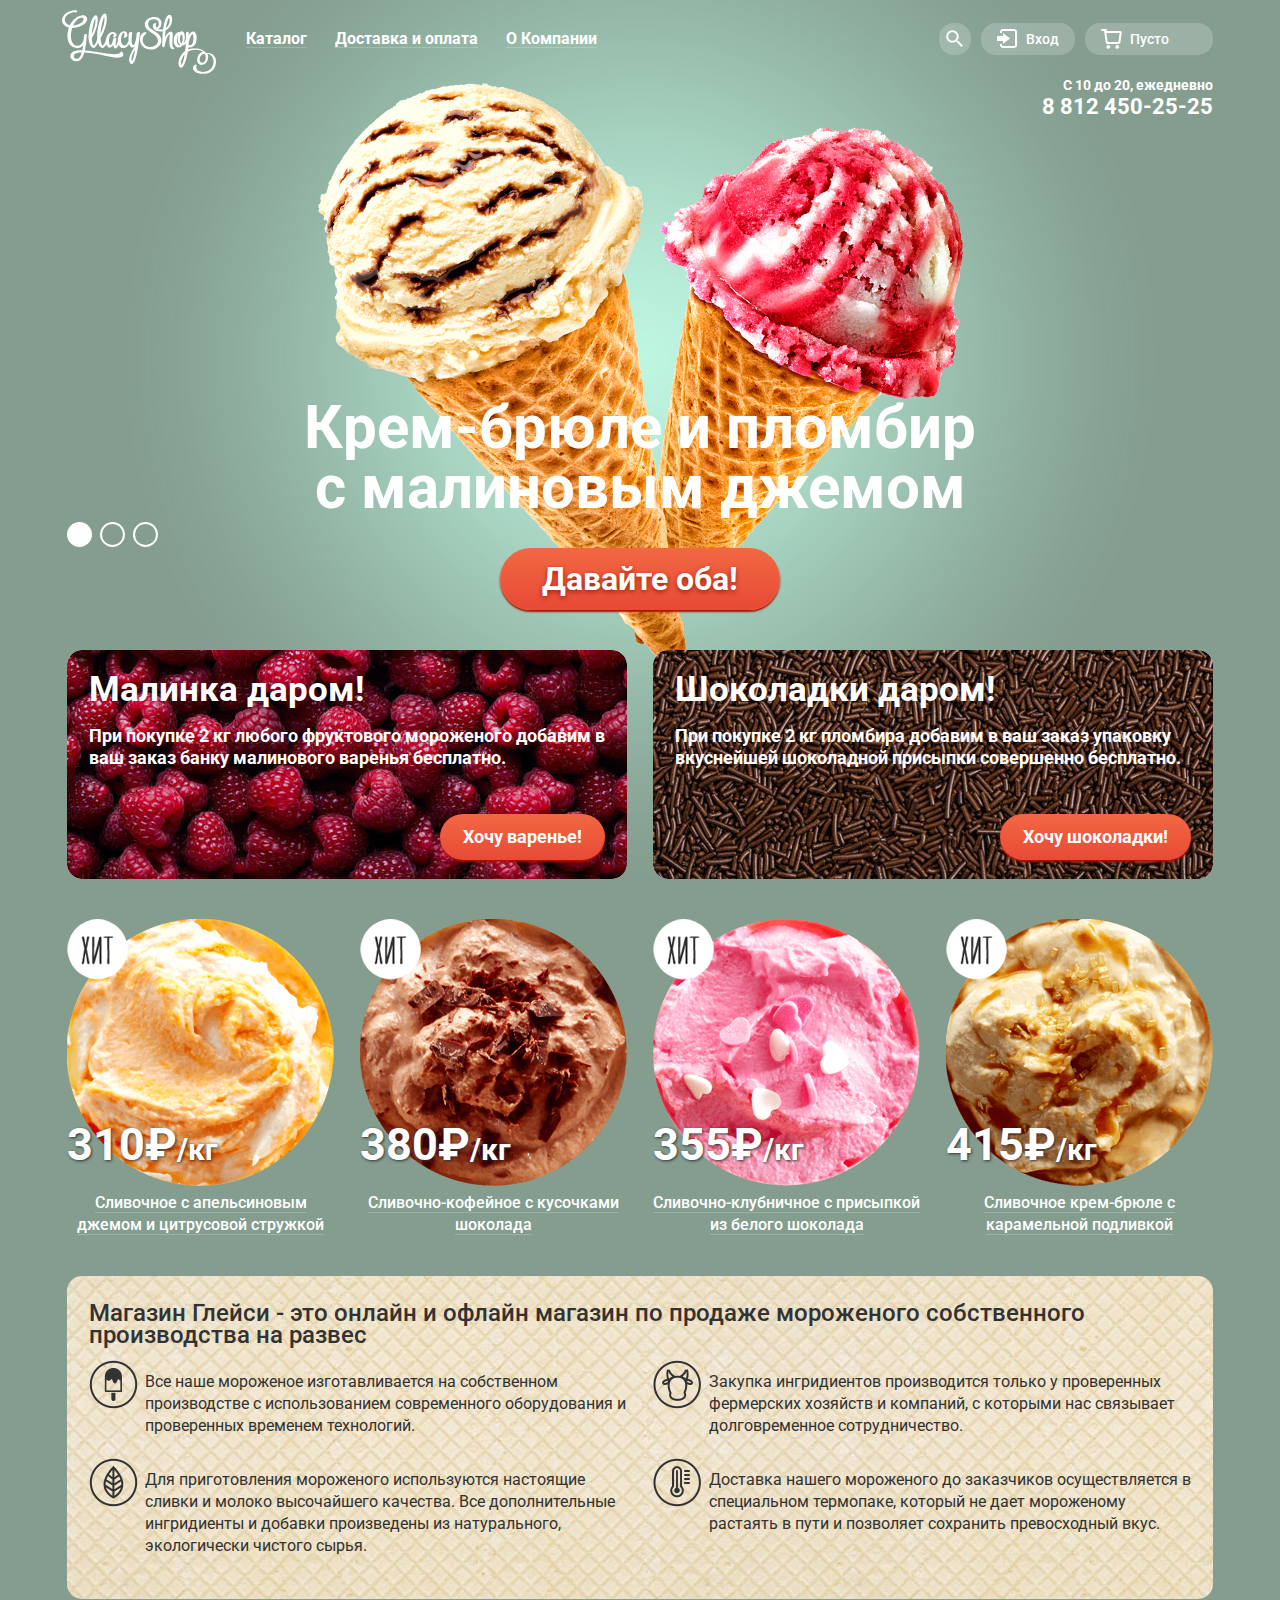
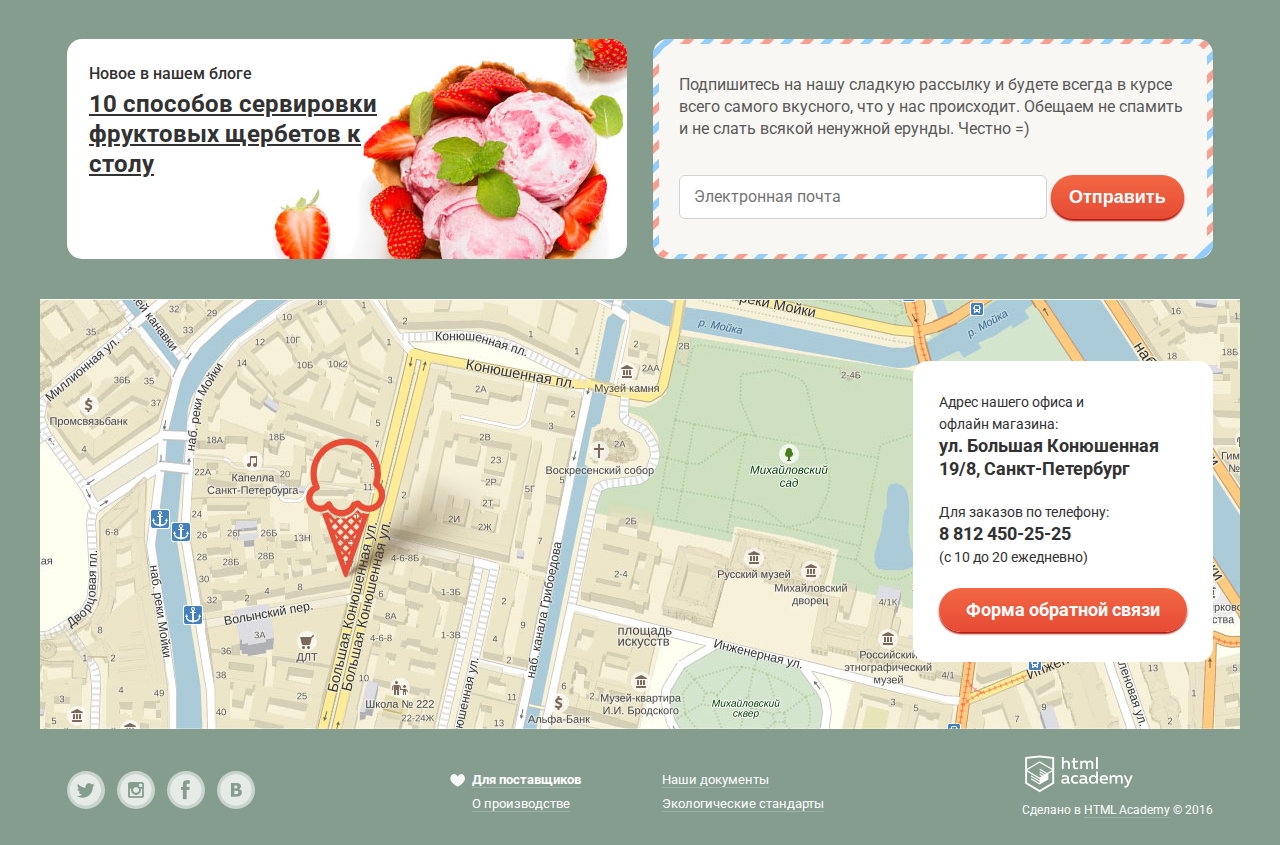
<file: index.html>
<!DOCTYPE html>
<html lang="ru">
  <head>
	  <meta charset="utf-8">
	  <title>HTML Academy: Глейси</title>
	  <link href="https://fonts.googleapis.com/css?family=Roboto:400,500,700&amp;subset=cyrillic" rel="stylesheet">
    <link href="css/normalize.css" rel="stylesheet">
    <link href="css/style.css" rel="stylesheet">
  </head>
  <body>
    <input type="radio" name="toggle" id="switch-1" checked>
    <input type="radio" name="toggle" id="switch-2">
    <input type="radio" name="toggle" id="switch-3">
	  <div class="all-content-main">
    	<header class="main-header central clearfix">
    	  <img src="img/logo-gllacy.svg" alt="Логотип Глейси" width="154" height="64">
    	  <nav>
      		<ul class="main-nav">
      		  <li><a href="#">Каталог</a>
              <ul class="sub-menu">
                <li><a class="new" href="#">Новинки</a></li>
                <li><a href="#">Сливочное</a></li>
                <li><a href="#">Щербеты</a></li>
                <li><a href="#">Фруктовый лед</a></li>
                <li><a href="#">Мелорин</a></li>
              </ul>
            </li>
      		  <li><a href="#">Доставка и оплата</a></li>
      		  <li><a href="#">О Компании</a></li>
      		</ul>
    	  </nav>
    	  <ul class="user-block">
      		<li>
            <a class="btn-header" href="#">Поиск</a>
            <form class="user-form search" action="#" method="get">
              <div class="input-wrapper">
                <input type="text" name="search" placeholder="Что ищем?" id="search">
                <label for="search">Что ищем?</label>
              </div>
            </form>
          </li>
      		<li>
            <a class="btn-header" href="#">Вход</a>
            <form class="user-form login" action="#" method="post">
              <div class="input-wrapper">
                <input type="email" name="email" placeholder="Электронная почта" id="email">
                <label for="email">Электронная почта</label>
              </div>
              <div class="input-wrapper">
                <input type="password" name="password" placeholder="Пароль" id="password">
                <label for="password">Пароль</label>
              </div>
              <button class="btn" type="submit">Войти</button>
              <div class="help">
                <a href="#">Забыли пароль?</a><br>
                <a href="#">Новая регистрация</a>
              </div>
            </form>
          </li>
      		<li>
            <a class="btn-header" href="#">Пусто</a>
          </li>
        </ul>
    	  <div class="aside">
      		<span>С 10 до 20, ежедневно</span><br>
      		<a href="tel:88124502525">8 812 450-25-25</a>
    	  </div>
    	</header>
    	<main  class="central">
      	<div class="slider">
      	  <div class="slide" id="slide-1">
      		  <p>Крем-брюле и пломбир с малиновым джемом</p>
            <a class="btn" href="#">Давайте оба!</a>
      	  </div>
      	  <div class="slide" id="slide-2">
        		<p>Шоколадный пломбир и лимонный сорбет</p>
            <a class="btn" href="#">Давайте оба!</a>
      	  </div>
      	  <div class="slide" id="slide-3">
        		<p>Пломбир с помадкой и клубничный щербет</p>
            <a class="btn" href="#">Давайте оба!</a>
      	  </div>
      	  <div class="slider-switch">
            <label for="switch-1"></label>
            <label for="switch-2"></label>
            <label for="switch-3"></label>
          </div>
      	</div>
      	<div class="offers clearfix">
      	  <div class="offer-item">
        		<h2>Малинка даром!</h2>
        		<p>При покупке 2 кг любого фруктового мороженого добавим
        		в ваш заказ банку малинового варенья бесплатно.</p>
        		<div class="btn-position"><a class="btn" href="#">Хочу варенье!</a></div>
      	  </div>
      	  <div class="offer-item">
        		<h2>Шоколадки даром!</h2>
        		<p>При покупке 2 кг пломбира добавим в ваш заказ упаковку
        		вкуснейшей шоколадной присыпки совершенно бесплатно.</p>
        		<div class="btn-position"><a class="btn" href="#">Хочу шоколадки!</a></div>
      	  </div>
      	</div>
      	<div class="catalog">
      	  <ul>
        		<li class="hit">
        		  <a href="#"><img src="img/item-1.png" alt="Фото товара" width="267" height="267"></a>
        		  <div class="price-position">
                <span class="price">310&#8381;</span><span class="unit">/кг</span>
              </div>
        		  <a class="ice-cream-name" href="#">Сливочное с апельсиновым джемом и цитрусовой стружкой</a>
        		</li>
        		<li class="hit">
        		  <a href="#"><img src="img/item-2.png" alt="Фото товара" width="267" height="267"></a>
        		  <div class="price-position">
                <span class="price">380&#8381;</span><span class="unit">/кг</span>
        		  </div>
              <a class="ice-cream-name" href="#">Сливочно-кофейное с кусочками шоколада</a>
        		</li>
        		<li class="hit">
        		  <a href="#"><img src="img/item-3.png" alt="Фото товара" width="267" height="267"></a>
        		  <div class="price-position">
                <span class="price">355&#8381;</span><span class="unit">/кг</span>
        		  </div>
              <a class="ice-cream-name" href="#">Сливочно-клубничное с присыпкой из белого шоколада</a>
        		</li>
        		<li class="hit">
        		  <a href="#"><img src="img/item-4.png" alt="Фото товара" width="267" height="267"></a>
        		  <div class="price-position">
                <span class="price">415&#8381;</span><span class="unit">/кг</span>
        		  </div>
              <a class="ice-cream-name" href="#">Сливочное крем-брюле с карамельной подливкой</a>
        		</li>
      	  </ul>
      	</div>
      	<div class="features">
      	  <h3>Магазин Глейси - это онлайн и офлайн магазин по продаже мороженого 
      	  собственного производства на развес</h3>
      	  <ul>
        		<li class="make">
        		  <p>Все наше мороженое изготавливается на собственном производстве с использованием современного оборудования и проверенных временем технологий.</p>
        		</li>
        		<li class="farms">
        		  <p>Закупка ингридиентов производится только у проверенных фермерских хозяйств и компаний, с которыми нас связывает долговременное сотрудничество.</p>
        		</li>
        		<li class="ingredients">
        		  <p>Для приготовления мороженого используются настоящие сливки и молоко высочайшего качества. Все дополнительные ингридиенты и добавки произведены из натурального, экологически чистого сырья.</p>
        		</li>
        		<li class="delivery">
        		  <p>Доставка нашего мороженого до заказчиков осуществляется в специальном термопаке, который не дает мороженому растаять в пути и позволяет сохранить превосходный вкус.</p>
        		</li>
      	  </ul>
      	</div>
      	<div class="content clearfix">
      	  <div class="blog">
        		<h3>Новое в нашем блоге</h3>
        		<a href="#">10 способов сервировки фруктовых щербетов к столу</a>
      	  </div>
      	  <div class="subscribe">
        		<p>Подпишитесь на нашу сладкую рассылку и будете всегда в курсе всего самого вкусного, что у нас происходит. Обещаем не спамить и не слать всякой ненужной ерунды. Честно =)</p>
        		<form action="#" method="post">
        		  <input type="email" name="usermail" placeholder="Электронная почта">
        		  <button class="btn" type="submit">Отправить</button>
        		</form>
      	  </div>
      	</div>
      	<div class="location">
          <div class="map">
        	  <img src="img/map.jpg" alt="Мы на карте" width="1200" height="430">
            <div id="yandex-map"></div>
        	</div>
        	<div class="contacts">
        	  <span>Адрес нашего офиса и<br>
        	  офлайн магазина:<br>
        	  <b>ул. Большая Конюшенная<br>
        	  19/8, Санкт-Петербург</b></span>
        	  <span>Для заказов по телефону:<br>
        	  <a href="tel:88124502525">8 812 450-25-25</a><br>
        	  (с 10 до 20 ежедневно)</span>
        	  <a class="btn" href="#">Форма обратной связи</a>
        	</div>
        </div>
    	</main>
    	<footer class="main-footer central clearfix">
    	  <div class="socials">
      		<a class="btn-tw" href="#">Твиттер</a>
      		<a class="btn-inst" href="#">Инстаграм</a>
      		<a class="btn-fb" href="#">Фейсбук</a>
      		<a class="btn-vk" href="#">Вконтакте</a>
    	  </div>
    	  <div class="docs">
      		<ul class="clearfix">
      		  <li class="vendors"><a href="#">Для поставщиков</a></li>
      		  <li><a href="#">Наши документы</a></li>
      		  <li><a href="#">О производстве</a></li>
      		  <li><a href="#">Экологические стандарты</a></li>
      		</ul>
    	  </div>
    	  <div class="copyright">
      		<img src="img/logo-academy.png" alt="Логотип разработчика" width="108" height="38">
      		<span>Сделано в <a href="https://htmlacademy.ru">HTML Academy</a> &#169; 2016</span>
    	  </div>
    	</footer>
      <div class="modal-window">
        <h2>Мы обязательно вам ответим!</h2>
        <form action="#" method="post">
          <button class="close" title="Закрыть">Закрыть</button>
          <div class="input-wrapper">
            <input type="text" name="username" placeholder="Как вас зовут?" id="username">
            <label for="username">Как вас зовут?</label>
          </div>
          <div class="input-wrapper">
            <input type="email" name="usermail" placeholder="Ваша почта для ответа?" id="usermail">
            <label for="usermail">Ваша почта для ответа?</label>
          </div>
          <textarea>Напишите что-нибудь...</textarea>
          <button class="btn" type="submit">Отправить</button>
        </form>
      </div>
      <div class="overlay"></div>
	  </div>
    <script src="js/popup.js"></script>
    <script type="text/javascript" charset="utf-8" async src="https://api-maps.yandex.ru/services/constructor/1.0/js/?sid=6SEFvULRTOD_4t23le-BDEefsSseYpYs&amp;width=1200&amp;height=430&amp;lang=ru_RU&amp;sourceType=constructor&amp;scroll=true&amp;id=yandex-map"></script>
  </body>
</html>
</file>
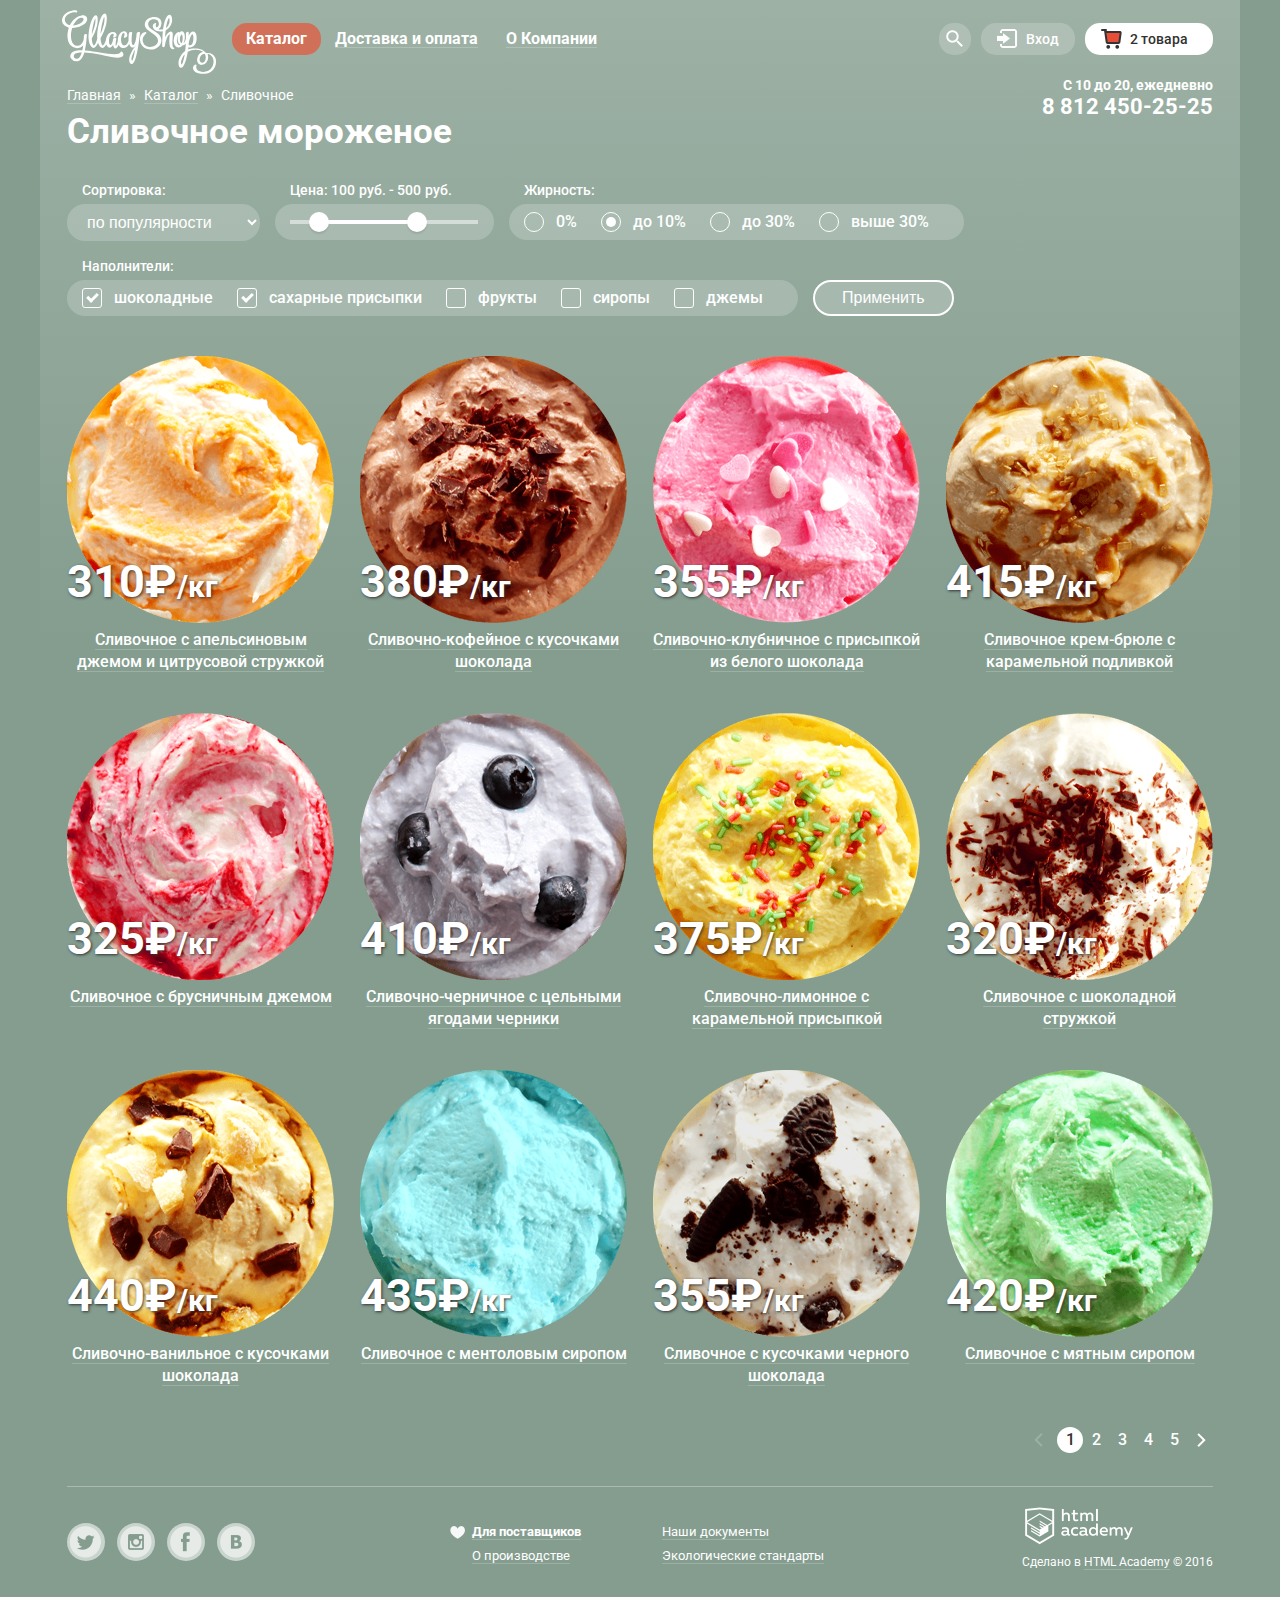
<file: catalog.html>
<!DOCTYPE html>
<html lang="ru">
  <head>
    <meta charset="utf-8">
    <title>Глейси - каталог</title>
    <link href="https://fonts.googleapis.com/css?family=Roboto:400,500,700&amp;subset=cyrillic" rel="stylesheet">
    <link href="css/normalize.css" rel="stylesheet">
    <link href="css/style.css" rel="stylesheet">
  </head>
  <body>
    <div class="all-content">
      <header class="main-header central clearfix">
        <a href="#"><img src="img/logo-gllacy.svg" alt="Логотип Глейси" width="154" height="64"></a>
        <nav>
          <ul class="main-nav">
            <li class="active-section"><span>Каталог</span>
              <ul class="sub-menu">
                <li><a class="new" href="#">Новинки</a></li>
                <li class="active-sub-section"><a href="#">Сливочное</a></li>
                <li><a href="#">Щербеты</a></li>
                <li><a href="#">Фруктовый лед</a></li>
                <li><a href="#">Мелорин</a></li>
              </ul>
            </li>
            <li><a href="#">Доставка и оплата</a></li>
            <li><a href="#">О Компании</a></li>
          </ul>
        </nav>
        <ul class="user-block">
          <li>
            <a class="btn-header" href="#">Поиск</a>
            <form class="user-form search" action="#" method="get">
              <div class="input-wrapper">
                <input type="text" name="search" placeholder="Что ищем?" id="search">
                <label for="search">Что ищем?</label>
              </div>
            </form>
          </li>
          <li>
            <a class="btn-header" href="#">Вход</a>
            <form class="user-form login" action="#" method="post">
              <div class="input-wrapper">
                <input type="email" name="email" placeholder="Электронная почта" id="email">
                <label for="email">Электронная почта</label>
              </div>
              <div class="input-wrapper">
                <input type="password" name="password" placeholder="Пароль" id="password">
                <label for="password">Пароль</label>
              </div>
              <button class="btn" type="submit">Войти</button>
              <div class="help">
                <a href="#">Забыли пароль?</a><br>
                <a href="#">Новая регистрация</a>
              </div>
            </form>
          </li>
          <li>
            <a class="btn-header full" href="#">2 товара</a>
            <div class="basket">
              <table>
                <tr>
                  <td>Пломбир с апельсиновым джемом</td>
                  <td>1,5 кг х 200 руб.</td>
                  <td>300 руб.</td>
                </tr>
                <tr>
                  <td>Клубничный пломбир с присыпкой из белого шоколада</td>
                  <td>1,5 кг х 300 руб.</td>
                  <td>450 руб.</td>
                </tr>
              </table>
              <span>Итого: 750 руб.</span><br>
              <a class="btn" href="#">Оформить заказ</a>
            </div>
          </li>
        </ul>
        <div class="aside">
          <span>С 10 до 20, ежедневно</span><br>
          <a href="tel:88124502525">8 812 450-25-25</a>
        </div>
      </header>
      <main class="central">
        <div class="breadcrumbs">
          <ul>
            <li><a href="#">Главная</a></li>
            <li><a href="#">Каталог</a></li>
            <li>Сливочное</li>
          </ul>
        </div>
        <h1>Сливочное мороженое</h1>
        <form class="filters" action="#" method="get">
          <div class="sort">
            <label for="pop">Сортировка:</label><br>
            <select name="sort" id="pop">
              <option value="popular-first">по популярности</option>
              <option value="cheap-first">сначала недорогие</option>
              <option value="expensive-first">сначала дорогие</option>
              <option value="fat-first">по жирности</option>
            </select>
          </div>
          <div class="range">
            <label class="min-price">
              Цена: <input type="text" name="min-price" value="100"> руб.
            </label>
            <label class="max-price">
              - <input type="text" name="max-price" value="500"> руб.
            </label>
            <div class="range-control">
              <div class="scale">
                <div class="bar"></div>
              </div>
              <div class="toggle toggle-min"></div>
              <div class="toggle toggle-max"></div>
            </div>
          </div>
          <fieldset>
            <legend>Жирность:</legend>
            <div class="fat">
              <label>
                <input type="radio" name="fat" value="0">0%
                <span class="radio-indicator"></span>
              </label>
              <label>
                <input type="radio" name="fat" value="less10" checked>до 10%
                <span class="radio-indicator"></span>
              </label>
              <label>
                <input type="radio" name="fat" value="less30">до 30%
                <span class="radio-indicator"></span>
              </label>
              <label>
                <input type="radio" name="fat" value="more30">выше 30%
                <span class="radio-indicator"></span>
              </label>
            </div>
          </fieldset>
          <fieldset>
            <legend>Наполнители:</legend>
            <div class="fillers">
              <label>
                <input type="checkbox" name="fillers" value="chocolate" checked>шоколадные
                <span class="checkbox-indicator"></span>
              </label>
              <label>
                <input type="checkbox" name="fillers" value="sugar" checked>сахарные присыпки
                <span class="checkbox-indicator"></span>
              </label>
              <label>
                <input type="checkbox" name="fillers" value="fruit">фрукты
                <span class="checkbox-indicator"></span>
              </label>
              <label>
                <input type="checkbox" name="fillers" value="syrup">сиропы
                <span class="checkbox-indicator"></span>
              </label>
              <label>
                <input type="checkbox" name="fillers" value="jam">джемы
                <span class="checkbox-indicator"></span>
              </label>
            </div>
          </fieldset>
          <button class="btn-form" type="submit">Применить</button>
        </form>
        <div class="catalog">
          <ul>
            <li>
              <a href="#"><img src="img/item-1.png" alt="Фото товара" width="267" height="267"></a>
              <div class="price-position">
                <span class="price">310&#8381;</span><span class="unit">/кг</span>
              </div>
              <a class="ice-cream-name" href="#">Сливочное с апельсиновым джемом и цитрусовой стружкой</a>
              <div class="wrapper">
                <a href="#"><img src="img/item-1.png" alt="Фото товара" width="267" height="267"></a>
                <div class="price-position">
                  <span class="price">310&#8381;</span><span class="unit">/кг</span>
                </div>
                <a class="ice-cream-name" href="#">Сливочное с апельсиновым джемом и цитрусовой стружкой</a>
                <a class="btn" href="#">Быстрый просмотр</a>
              </div>
            </li>
            <li>
              <a href="#"><img src="img/item-2.png" alt="Фото товара" width="267" height="267"></a>
              <div class="price-position">
                <span class="price">380&#8381;</span><span class="unit">/кг</span>
              </div>
              <a class="ice-cream-name" href="#">Сливочно-кофейное с кусочками шоколада</a>
              <div class="wrapper">
                <a href="#"><img src="img/item-2.png" alt="Фото товара" width="267" height="267"></a>
                <div class="price-position">
                  <span class="price">380&#8381;</span><span class="unit">/кг</span>
                </div>
                <a class="ice-cream-name" href="#">Сливочно-кофейное с кусочками шоколада</a>
                <a class="btn" href="#">Быстрый просмотр</a>
              </div>
            </li>
            <li class="active-item">
              <a href="#"><img src="img/item-3.png" alt="Фото товара" width="267" height="267"></a>
              <div class="price-position">
                <span class="price">355&#8381;</span><span class="unit">/кг</span>
              </div>
              <a class="ice-cream-name" href="#">Сливочно-клубничное с присыпкой из белого шоколада</a>
              <div class="wrapper">
                <a href="#"><img src="img/item-3.png" alt="Фото товара" width="267" height="267"></a>
                <div class="price-position">
                  <span class="price">355&#8381;</span><span class="unit">/кг</span>
                </div>
                <a class="ice-cream-name" href="#">Сливочно-клубничное с присыпкой из белого шоколада</a>
                <a class="btn" href="#">Быстрый просмотр</a>
              </div>
            </li>
            <li>
              <a href="#"><img src="img/item-4.png" alt="Фото товара" width="267" height="267"></a>
              <div class="price-position">
                <span class="price">415&#8381;</span><span class="unit">/кг</span>
              </div>
              <a class="ice-cream-name" href="#">Сливочное крем-брюле с карамельной подливкой</a>
              <div class="wrapper">
                <a href="#"><img src="img/item-4.png" alt="Фото товара" width="267" height="267"></a>
                <div class="price-position">
                  <span class="price">415&#8381;</span><span class="unit">/кг</span>
                </div>
                <a class="ice-cream-name" href="#">Сливочное крем-брюле с карамельной подливкой</a>
                <a class="btn" href="#">Быстрый просмотр</a>
              </div>
            </li>
            <li>
              <a href="#"><img src="img/item-5.png" alt="Фото товара" width="267" height="267"></a>
              <div class="price-position">
                <span class="price">325&#8381;</span><span class="unit">/кг</span>
              </div>
              <a class="ice-cream-name" href="#">Сливочное с брусничным джемом</a>
              <div class="wrapper">
                <a href="#"><img src="img/item-5.png" alt="Фото товара" width="267" height="267"></a>
                <div class="price-position">
                  <span class="price">325&#8381;</span><span class="unit">/кг</span>
                </div>
                <a class="ice-cream-name" href="#">Сливочное с брусничным джемом</a>
                <a class="btn" href="#">Быстрый просмотр</a>
              </div>
            </li>
            <li>
              <a href="#"><img src="img/item-6.png" alt="Фото товара" width="267" height="267"></a>
              <div class="price-position">
                <span class="price">410&#8381;</span><span class="unit">/кг</span>
              </div>
              <a class="ice-cream-name" href="#">Сливочно-черничное с цельными ягодами черники</a>
              <div class="wrapper">
                <a href="#"><img src="img/item-6.png" alt="Фото товара" width="267" height="267"></a>
                <div class="price-position">
                  <span class="price">410&#8381;</span><span class="unit">/кг</span>
                </div>
                <a class="ice-cream-name" href="#">Сливочно-черничное с цельными ягодами черники</a>
                <a class="btn" href="#">Быстрый просмотр</a>
              </div>
            </li>
            <li>
              <a href="#"><img src="img/item-7.png" alt="Фото товара" width="267" height="267"></a>
              <div class="price-position">
                <span class="price">375&#8381;</span><span class="unit">/кг</span>
              </div>
              <a class="ice-cream-name" href="#">Сливочно-лимонное с карамельной присыпкой</a>
              <div class="wrapper">
                <a href="#"><img src="img/item-7.png" alt="Фото товара" width="267" height="267"></a>
                <div class="price-position">
                  <span class="price">375&#8381;</span><span class="unit">/кг</span>
                </div>
                <a class="ice-cream-name" href="#">Сливочно-лимонное с карамельной присыпкой</a>
                <a class="btn" href="#">Быстрый просмотр</a>
              </div>
            </li>
            <li>
              <a href="#"><img src="img/item-8.png" alt="Фото товара" width="267" height="267"></a>
              <div class="price-position">
                <span class="price">320&#8381;</span><span class="unit">/кг</span>
              </div>
              <a class="ice-cream-name" href="#">Сливочное с шоколадной стружкой</a>
              <div class="wrapper">
                <a href="#"><img src="img/item-8.png" alt="Фото товара" width="267" height="267"></a>
                <div class="price-position">
                  <span class="price">320&#8381;</span><span class="unit">/кг</span>
                </div>
                <a class="ice-cream-name" href="#">Сливочное с шоколадной стружкой</a>
                <a class="btn" href="#">Быстрый просмотр</a>
              </div>
            </li>
            <li>
              <a href="#"><img src="img/item-9.png" alt="Фото товара" width="267" height="267"></a>
              <div class="price-position">
                <span class="price">440&#8381;</span><span class="unit">/кг</span>
              </div>
              <a class="ice-cream-name" href="#">Сливочно-ванильное с кусочками шоколада</a>
              <div class="wrapper">
                <a href="#"><img src="img/item-9.png" alt="Фото товара" width="267" height="267"></a>
                <div class="price-position">
                  <span class="price">440&#8381;</span><span class="unit">/кг</span>
                </div>
                <a class="ice-cream-name" href="#">Сливочно-ванильное с кусочками шоколада</a>
                <a class="btn" href="#">Быстрый просмотр</a>
              </div>
            </li>
            <li>
              <a href="#"><img src="img/item-10.png" alt="Фото товара" width="267" height="267"></a>
              <div class="price-position">
                <span class="price">435&#8381;</span><span class="unit">/кг</span>
              </div>
              <a class="ice-cream-name" href="#">Сливочное с ментоловым сиропом</a>
              <div class="wrapper">
                <a href="#"><img src="img/item-10.png" alt="Фото товара" width="267" height="267"></a>
                <div class="price-position">
                  <span class="price">435&#8381;</span><span class="unit">/кг</span>
                </div>
                <a class="ice-cream-name" href="#">Сливочное с ментоловым сиропом</a>
                <a class="btn" href="#">Быстрый просмотр</a>
              </div>
            </li>
            <li>
              <a href="#"><img src="img/item-11.png" alt="Фото товара" width="267" height="267"></a>
              <div class="price-position">
                <span class="price">355&#8381;</span><span class="unit">/кг</span>
              </div>
              <a class="ice-cream-name" href="#">Сливочное с кусочками черного шоколада</a>
              <div class="wrapper">
                <a href="#"><img src="img/item-11.png" alt="Фото товара" width="267" height="267"></a>
                <div class="price-position">
                  <span class="price">355&#8381;</span><span class="unit">/кг</span>
                </div>
                <a class="ice-cream-name" href="#">Сливочное с кусочками черного шоколада</a>
                <a class="btn" href="#">Быстрый просмотр</a>
              </div>
            </li>
            <li>
              <a href="#"><img src="img/item-12.png" alt="Фото товара" width="267" height="267"></a>
              <div class="price-position">
                <span class="price">420&#8381;</span><span class="unit">/кг</span>
              </div>
              <a class="ice-cream-name" href="#">Сливочное с мятным сиропом</a>
              <div class="wrapper">
                <a href="#"><img src="img/item-12.png" alt="Фото товара" width="267" height="267"></a>
                <div class="price-position">
                  <span class="price">420&#8381;</span><span class="unit">/кг</span>
                </div>
                <a class="ice-cream-name" href="#">Сливочное с мятным сиропом</a>
                <a class="btn" href="#">Быстрый просмотр</a>
              </div>
            </li>
          </ul>
        </div>
        <div class="pagination">
          <ul>
            <li></li>
            <li><a class="active-page" href="#">1</a></li>
            <li><a href="#">2</a></li>
            <li><a href="#">3</a></li>
            <li><a href="#">4</a></li>
            <li><a href="#">5</a></li>
            <li><a href="#"></a></li>
          </ul>
        </div>
      </main>
      <footer class="main-footer central clearfix">
        <div class="socials">
          <a class="btn-tw" href="#">Твиттер</a>
          <a class="btn-inst" href="#">Инстаграм</a>
          <a class="btn-fb" href="#">Фейсбук</a>
          <a class="btn-vk" href="#">Вконтакте</a>
        </div>
        <div class="docs">
          <ul class="clearfix">
            <li class="vendors"><a href="#">Для поставщиков</a></li>
            <li><a href="#">Наши документы</a></li>
            <li><a href="#">О производстве</a></li>
            <li><a href="#">Экологические стандарты</a></li>
          </ul>
        </div>
        <div class="copyright">
          <img src="img/logo-academy.png" alt="Логотип разработчика" width="108" height="38">
          <span>Сделано в <a href="https://htmlacademy.ru">HTML Academy</a> &#169; 2016</span>
        </div>
      </footer>
    </div>
  </body>
</html>
</file>
<file: css/style.css>
body {
	min-width: 1200px;
	font-size: 16px;
	line-height: 22px;
	color: #fff;
	font-weight: 400;
	font-family: Roboto, sans-serif;
	background: #849d8f;
}

body > input {
	display: none;
}

h1, h2 {
	margin: 0;
	font-size: 35px;
	line-height: 41px;
	color: #fff;
	font-weight: 700;
	font-family: Roboto, sans-serif;
}

h1 {
	margin-bottom: 30px;
}

.all-content-main {
	width: 1200px;
	margin: 0 auto;
	background: #849d8f url("../img/ice-cream-1.png") 50% 0 no-repeat;
	transition:
		background-color 0.5s ease,
		background-image 0.5s ease;
}

.all-content {
	width: 1200px;
	margin: 0 auto;
	background-image: linear-gradient(#9db1a5 0px, #849d8f 647px);
}

.central {
	width: 1146px;
	margin: 0 auto;
}

.clearfix::after {
	content: "";
	display: table;
	clear: both;
}

.main-header {
	position: relative;
	margin-bottom: 10px;
}

.main-header img {
	float: left;
	margin-left: -5px;
	margin-top: 10px;
}

nav {
	float: left;
	width: 420px;
	margin-left: 16px;
	margin-top: 23px;
}

ul.main-nav {
	margin: 0;
	padding: 0;
	list-style: none;
	font-size: 0;
}

.main-nav > li {
	position: relative;
	display: inline-block;
	font-size: 16px;
	line-height: 18px;
	vertical-align: top;
}

.main-nav > li::after {
	content: "";
	position: absolute;
	bottom: 7px;
	left: 14px;
	right: 14px;
	height: 1px;
	background: rgba(255,255,255,0.2);
}

.main-nav > li > a {
	display: block;
	padding: 7px 14px;
	font-weight: 700;
	text-decoration: none;
	color: #fff;
}

.main-nav > li > a:hover {
	color: #323232;
	background: #fff;
	border-radius: 15px;
}

.main-nav > li > a:active {
	color: #323232;
	background: #ededed;
	border-radius: 15px;
	box-shadow: inset 0 2px 1px 0 #696969;
}

.main-nav > li:hover .sub-menu {
	display: block;
}

ul.sub-menu {
	display: none;
	position: absolute;
	top: 32px;
	left: -7px;
	z-index: 2;
	width: 143px;
	margin: 0;
	padding: 0;
	padding-top: 5px;
	list-style: none;
	background: transparent;
	border-radius: 5px;
	box-shadow: 0 20px 20px 0 rgba(0,0,0,0.4);
}

.sub-menu .new {
	font-weight: 700;
}

.sub-menu a {
	display: block;
	padding: 6px 20px;
	font-size: 14px;
	line-height: 16px;
	text-decoration: none;
	color: #323232;
}

.sub-menu li {
	position: relative;
	background: #fff;
}

.sub-menu li:first-child {
	padding: 5px 0;
	border-radius: 5px 5px 0 0;
}

.sub-menu li:first-child::after {
	content: "";
	position: absolute;
	bottom: 0;
	left: 6px;
	right: 9px;
	height: 1px;
	background: rgba(50,50,50,0.2);
}

.sub-menu li:last-child {
	padding-bottom: 6px;
	border-radius: 0 0 5px 5px;
}

.sub-menu a:hover {
	background: #fbded7;
}

.sub-menu a:active {
	background: #f6b5a5;
}

.user-block {
	float: right;
	margin: 0;
	margin-top: 23px;
	padding: 0;
	list-style: none;
	font-size: 0;
	text-align: right;
}

.user-block li {
	position: relative;
	display: inline-block;
	vertical-align: top;
	text-align: left;
}

.btn-header {
	display: block;
	margin-right: 10px;
	padding: 8px 16px 8px 45px;
	color: #fff;
	font-size: 14px;
	line-height: 16px;
	font-weight: 500;
	text-decoration: none;
	border-radius: 15px;
	background: rgba(255,255,255,0.2) url("../img/icon-login-white.png") 16px 6px no-repeat;
}

.user-block li:nth-child(2) .btn-header:hover {
	color: #323232;
	background: #fff url("../img/icon-login-black.png") 16px 6px no-repeat;
}

.user-block li:first-child .btn-header {
	width: 32px;
	height: 32px;
	padding: 0;
	font-size: 0;
	background: rgba(255,255,255,0.2) url("../img/icon-search-white.png") 7px 7px no-repeat;
}

.user-block li:hover .user-form {
	display: block;
}

.user-block li:first-child .btn-header:hover {
	background: #fff url("../img/icon-search-black.png") 7px 7px no-repeat;
}

.user-block li:last-child .btn-header {
	width: 67px;
	margin-right: 0;
	background: rgba(255,255,255,0.2) url("../img/icon-basket-empty.png") 16px 6px no-repeat;
}

.user-form {
	display: none;
	position: absolute;
	right: 10px;
	top: 36px;
	z-index: 3;
	padding: 20px 15px 0 15px;
	border-radius: 5px;
	background: #f8f7f4;
	box-shadow: 0 20px 20px 0 rgba(0,0,0,0.4);
}

.user-form::before {
	content: "";
	position: absolute;
	left: 0;
	top: -10px;
	width: 100%;
	height: 10px;
	background: transparent;
}

.user-form input {
	width: 309px;
	margin: 0;
	margin-bottom: 20px;
	border: 1px solid #d3d3d2;
	padding: 9px 14px;
	font-size: 14px;
	line-height: 24px;
	color: #323232;
	border-radius: 5px;
}

.search {
	width: 341px;
}

.search input:hover {
	width: 307px;
	border: 2px solid #d3d3d2;
	padding: 8px 13px;
}

.search input:focus {
	width: 307px;
	border: 2px solid #8fbdec;
	padding: 8px 13px;
}

.search input:focus + label {
	display: block;
}

.login {
	width: 277px;
}

.login input {
	width: 211px;
}

.login input:hover {
	width: 209px;
	border: 2px solid #d3d3d2;
	padding: 8px 13px;
}

.login input:focus {
	width: 209px;
	border: 2px solid #8fbdec;
	padding: 8px 13px;
}

.login input:focus + label {
	display: block;
}

.login .help {
	float: right;
}

.login a {
	color: #323232;
	font-size: 13px;
	font-weight: 400;
	line-height: 24px;
}

.login a:hover, .blog a:active {
	color: #e84d37;
}

.user-form .btn {
	margin-bottom: 20px;
	margin-right: 10px; 
	border: none;
	padding: 10px 25px;
}

.user-block li:hover .basket {
	display: block;
}

.basket {
	display: none;
	position: absolute;
	top: 36px;
	right: 0;
	z-index: 4;
	width: 511px;
	padding: 20px 14px;
	font-size: 13px;
	line-height: 16px;
	text-align: right;
	color: #323232;
	background: #f8f7f4;
	border-radius: 5px;
	box-shadow: 0 20px 20px 0 rgba(0,0,0,0.4);
}

.basket::before {
	content: "";
	position: absolute;
	left: 0;
	top: -10px;
	width: 100%;
	height: 10px;
	background: transparent;
}

.basket table {
    margin-bottom: 15px;
    border-bottom: 1px solid #cacac7;
    padding: 0;
    text-align: left;
}

.basket td {
    height: 53px;
    padding-top: 10px;
    vertical-align: top;
}

.basket td:first-child {
	position: relative;
	width: 234px;
	padding-left: 73px;
	background: url("../img/item-3.png") 27px 0 no-repeat;
	background-size: 33px;
}

.basket tr:first-child td:first-child {
	background: url("../img/item-1.png") 27px 0 no-repeat;
	background-size: 33px;
}

.basket td:first-child::before,
.basket td:first-child::after {
	content: "";
	position: absolute;
	left: 6px;
	top: 15px;
	width: 13px;
	height: 1px;
	background: #333333;
}

.basket td:first-child::before {
	transform: rotate(45deg);
}

.basket td:first-child::after {
	transform: rotate(-45deg);
}

.basket td:nth-child(2) {
	width: 122px;
}

.basket td:last-child {
	width: 80px;
}

.basket span {
	font-size: 15px;
	font-weight: 700;
	line-height: 18px;
}

.basket .btn {
	float: right;
	margin-top: 16px;
	padding: 10px 14px;
}

.aside {
	position: absolute;
	top: 74px;
	right: 0;
	z-index: 1;
	width: 267px;
	text-align: right;
	color: #fff;
	font-size: 14px;
	font-weight: 700;
}

.aside a {
	color: #fff;
	font-size: 22px;
	font-weight: 700;
	text-decoration: none;
}

.slider {
	position: relative;
	margin-bottom: 40px;
	padding-top: 314px;
	text-align: center;
	color: #fff;
}

.slide {
	display: none;
}

.slide p {
	width: 700px;
	margin: 0 auto;
	margin-bottom: 30px;
	font-size: 60px;
	line-height: 60px;
	font-weight: 700;
}

.slider-switch {
	position: absolute;
	bottom: 63px;
	left: 0;
	z-index: 20;
	font-size: 0;
}

.slider-switch label {
	display: inline-block;
	width: 21px;
	height: 21px;
	margin-right: 8px;
	border: 2px solid #ffffff;
	border-radius: 50%;
	vertical-align: top;
	cursor: pointer;
}

.slider-switch label:hover {
	background: rgba(255,255,255,0.4);
}

#switch-1:checked ~ .all-content-main #slide-1,
#switch-2:checked ~ .all-content-main #slide-2,
#switch-3:checked ~ .all-content-main #slide-3 {
	display: block;
}

#switch-1:checked ~ .all-content-main label[for="switch-1"],
#switch-2:checked ~ .all-content-main label[for="switch-2"],
#switch-3:checked ~ .all-content-main label[for="switch-3"] {
	background: #ffffff;
}

#switch-1:checked ~ .all-content-main {
	background: #849d8f url("../img/ice-cream-1.png") 50% 0 no-repeat;
}

#switch-2:checked ~ .all-content-main {
	background: #8996a6 url("../img/ice-cream-2.png") 50% 0 no-repeat;
}

#switch-3:checked ~ .all-content-main {
	background: #9d8b84 url("../img/ice-cream-3.png") 50% 0 no-repeat;
}

.btn {
	display: inline-block;
	color: #ffffff;
	font-size: 18px;
	line-height: 24px;
	font-weight: 700;
	text-decoration: none;
	vertical-align: top;
	border-radius: 31px;
	background-image: linear-gradient(#f26843, #e74a35);
	box-shadow: 0 2px 2px 0 #ac1000;
}

.btn:hover {
	background-image: linear-gradient(#f58669, #ec6f5e);
}

.btn:active {
	background-image: linear-gradient(#d84732, #e1613e);
	box-shadow: inset 0 2px 2px 0 #ac1000;
}

.slider .btn {
	padding: 9px 42px;
	font-size: 32px;
	line-height: 44px;
	text-shadow: 0 2px 5px #a0200b;
}

.offers {
	margin-bottom: 40px;
}

.offer-item {
	float: left;
	width: 516px;
	margin-right: 26px;
	padding: 19px 22px;
	font-size: 18px;
	font-weight: 700;
	border-radius: 15px;
}

.offer-item:first-child {
	background: #9f102f url("../img/background-raspberry.jpg") no-repeat;
}

.offer-item:last-child {
	margin-right: 0;
	background: #6b4331 url("../img/background-chocolate.jpg") no-repeat;
}

.offer-item h2 {
	margin: 0;
	padding: 0;
	font-size: 35px;
}

.offer-item p {
	margin-top: 15px;
	margin-bottom: 45px;
}

.offer-item .btn-position {
	text-align: right;
}

.offer-item .btn {
	padding: 11px 23px;
}

.catalog ul {
	margin: 0;
	padding: 0;
	list-style: none;
	font-size: 0;
}

.catalog li {
	display: inline-block;
	position: relative;
	width: 267px;
	margin-right: 26px;
	margin-bottom: 40px;
	font-size: 16px;
	vertical-align: top;
	text-align: center;
}

.catalog li:nth-child(4n) {
	margin-right: 0;
}

.price-position {
	position: absolute;
	top: 215px;
	left: 0;
}

.catalog .price {
	font-size: 45px;
	font-weight: 700;
	text-shadow: 1px 1px 3px #313235;
}

.catalog .unit {
	font-size: 30px;
	font-weight: 700;
	text-shadow: 1px 1px 3px #313235;
}

.catalog a.ice-cream-name {
	border-bottom: 1px solid rgba(255,255,255,0.2);
	font-weight: 500;
	text-decoration: none;
	color: #fff;
}

.catalog a.ice-cream-name:hover, .catalog a.ice-cream-name:active {
	color: #ffbc9e;
	border-bottom: 1px solid rgba(255,188,158,0.3);
}

.catalog .hit::before {
	content: "";
	position: absolute;
	top: 0;
	left: 0;
	width: 61px;
	height: 61px;
	background: url("../img/hit.png") no-repeat;
}

.wrapper {
	display: none;
	position: absolute;
	top: -6px;
	left: -13px;
	z-index: 10;
	width: 267px;
	height: 393px;
	padding: 6px 13px;
	border-radius: 5px;
	background: rgba(255,255,255,0.2);
}

.wrapper .price-position {
	top: 221px;
	left: 13px;
}

.wrapper .btn {
	margin: 0 auto;
	margin-top: 11px;
	padding: 10px 17px;
}

.catalog li:hover .wrapper {
	display: block;
}

.features {
	margin-bottom: 40px;
	padding: 26px 22px;
	color: #323232;
	background: #e7d8bc url("../img/background-wafer.jpg");
	border-radius: 15px;
}

.features ul {
	margin: 0;
	padding: 0;
	list-style: none;
	font-size: 0;
}

.features li {
	display: inline-block;
	width: 482px;
	margin-right: 26px;
	padding-left: 56px;
	font-size: 16px;
	vertical-align: top;
}

.features li:nth-child(2n) {
	margin-right: 0;
}

.features h3 {
	margin: 0;
	margin-bottom: 9px;
	padding: 0;
	font-size: 24px;
	font-weight: 500;
}

.make {
	background: url("../img/seo-ice-cream.png") 0 5px no-repeat;
}

.farms {
	background: url("../img/seo-cow.png") 0 5px no-repeat;
}

.ingredients {
	background: url("../img/seo-leaf.png") 0 5px no-repeat;
}

.delivery {
	background: url("../img/seo-thermometer.png") 0 5px no-repeat;
}

.content {
	margin-bottom: 40px;
	color: #323232;
}

.blog {
	float: left;
	width: 293px;
	padding: 24px 245px 80px 22px;
	background: #fff url("../img/background-strawberry.jpg");
	border-radius: 15px;
}

.blog h3 {
	margin: 0;
	margin-bottom: 4px;
	font-size: 16px;
	font-weight: 500;
	line-height: 22px;
}

.blog a {
	color: #323232;
	font-size: 24px;
	font-weight: 700;
	line-height: 30px;
}

.blog a:hover, .blog a:active {
	color: #e84d37;
}

.subscribe {
	float: right;
	width: 560px;
	color: #5a5a5a;
	background: #fff url("../img/background-mail.jpg");
	border-radius: 15px;
}

.subscribe p {
	margin: 5px 6px 0 6px;
	padding: 30px 20px;
	background: #f8f7f4;
	border-radius: 15px 15px 0 0;
}

.subscribe form {
	margin: 0 6px 5px 6px;
	padding: 5px 20px 35px 20px;
	background: #f8f7f4;
	border-radius: 0 0 15px 15px;
}

.subscribe input {
	width: 338px;
	padding: 10px 14px;
	border: 1px solid #d3d3d2;
	border-radius: 6px;
	font: inherit;
	color: #999;
}

.subscribe .btn {
	padding: 10px 18px;
	border: none;
}

.location {
	position: relative;
}

.map {
	margin-left: -27px;
}

.map div {
	position: absolute;
	top: 0;
	left: -27px;
}

.contacts {
	position: absolute;
	top: 62px;
	right: 0;
	padding: 30px 26px;
	color: #323232;
	background: #fff;
	border-radius: 15px;
}

.contacts span {
	display: block;
	margin-bottom: 20px;
	font-size: 14px;
}

.contacts b {
	font-size: 18px;
}

.contacts a {
	color: #323232;
	font-size: 18px;
	font-weight: 700;
	text-decoration: none;
}

.contacts a.btn {
	padding: 10px 27px;
	color: #fff;
}

.main-footer {
	margin-top: 20px;
}

.socials {
	float: left;
	width: 267px;
	margin-right: 26px;
	padding-top: 16px;
	font-size: 0;
}

.socials a {
	display: inline-block;
	width: 30px;
	height: 30px;
	margin-right: 12px;
	border: 4px solid rgba(255,255,255,0.7);
	border-radius: 19px;
	opacity: 0.8;
}

/* иконка твиттера в макете уже остальных и плохо подгоняется под рамку */
.socials .btn-tw {
	background: url("../img/social-sprite.png") -2px -1px no-repeat;
}

.socials .btn-inst {
	background: url("../img/social-sprite.png") -38px -1px no-repeat;
}

.socials .btn-fb {
	background: url("../img/social-sprite.png") -74px -1px no-repeat;
}

.socials .btn-vk {
	background: url("../img/social-sprite.png") -110px -1px no-repeat;
}

.socials .btn-tw:hover, .socials .btn-inst:hover, .socials .btn-fb:hover, .socials .btn-vk:hover {
	opacity: 1;
}

.socials .btn-tw:active, .socials .btn-inst:active, .socials .btn-fb:active, .socials .btn-vk:active {
	box-shadow: inset 0 2px 2px 0 #888888;
	opacity: 1;
}

.docs {
	float: left;
	width: 380px;
	padding: 16px 90px 0 90px;
	font-size: 0;
}

.docs ul {
	margin: 0;
	padding: 0;
	list-style: none;
}

.docs li {
	float: left;
	width: 50%;
}

.docs a {
	margin-left: 22px;
	border-bottom: 1px solid rgba(255,255,255,0.2);
	font-size: 13px;
	line-height: 18px;
	text-decoration: none;
	color: #fff;
}

.docs a:hover, .docs a:active {
	color: #ffbc9e;
	border-bottom: 1px solid rgba(255,188,158,0.3);
}

.docs .vendors {
	font-weight: 700;
	background: url("../img/heart.png") 0 3px no-repeat;
}

.copyright {
	float: right;
	width: 267px;
	margin-bottom: 25px;
	text-align: right;
}

.copyright span {
	font-size: 12px;
	line-height: 18px;
	color: #fff;
}

.copyright a {
	border-bottom: 1px solid rgba(255,255,255,0.2);
	font-size: 12px;
	text-decoration: none;
	line-height: 18px;
	color: #fff;
}

.copyright a:hover, .copyright a:active {
	color: #ffbc9e;
	border-bottom: 1px solid rgba(255,188,158,0.3);
}

.copyright img {
	display: block;
	margin-left: 79px;
	margin-bottom: 5px;
}

/* модальное окно */

@keyframes expansion {
	0% {
		opacity: 0;
	}
	100% {
		opacity: 1;
	}
}

@keyframes shake {
  0%, 100% {
    transform: translateX(0);
  }
  10%, 30%, 50%, 70%, 90% {
    transform: translateX(-10px);
  }
  20%, 40%, 60%, 80% {
    transform: translateX(10px);
  }
}

.modal-window {
	display: none;
	position: fixed;
	top: 338px;
	left: 50%;
	z-index: 20;
	width: 478px;
	margin-left: -263px;
	border-radius: 15px;
	padding: 18px 24px;
	background: #f8f7f4;
	color: #323232;
	animation: expansion 0.8s;
}

.overlay {
	display: none;
	position: fixed;
	top: 0;
	left: 0;
	z-index: 10;
	width: 100%;
	height: 100%;
	background: rgba(50,50,50,0.3);
}

.modal-window-show {
	display: block;
}

.modal-error {
  animation: shake 0.6s;
}

.modal-window h2 {
	margin: 0;
	margin-bottom: 20px;
	font-size: 24px;
	line-height: 28px;
	font-weight: 500;
	color: #323232;
}

.modal-window .close {
	position: absolute;
	top: 15px;
	right: 15px;
	width: 28px;
	height: 18px;
	font-size: 0;
	background: transparent;
}

.modal-window .close::before,
.modal-window .close::after {
	content: "";
	position: absolute;
	top: 10px;
	right: 0;
	width: 21px;
	height: 2px;
	background: #323232;
}

.modal-window .close::before {
	transform: rotate(45deg);
}

.modal-window .close::after {
	transform: rotate(-45deg);
}

.input-wrapper {
	position: relative;
}

.modal-window input,
.modal-window textarea {
	width: 265px;
	margin-bottom: 20px;
	border: 1px solid #b2b2b2;
	border-radius: 5px;
	padding: 9px 14px;
	font-size: 16px;
	line-height: 24px;
	color: #323232;
}

.input-wrapper label {
	display: none;
	position: absolute;
	top: -15px;
	left: 15px;
	font-size: 11px;
	line-height: 13px;
	color: #5b9ddf;
}

.modal-window input:hover {
	width: 263px;
	border: 2px solid #b2b2b2;
	padding: 8px 13px;
}

*:focus {
    outline: none;
}

.modal-window input:focus {
	width: 263px;
	border: 2px solid #8fbdec;
	padding: 8px 13px;
}

.modal-window input:focus + label {
	display: block;
}

.modal-window textarea {
	width: 426px;
	min-height: 153px;
	margin-bottom: 25px;
	color: #999999;
}

.modal-window textarea:hover {
	width: 424px;
	border: 2px solid #b2b2b2;
	padding: 8px 13px;
}

.modal-window textarea:focus {
	width: 424px;
	border: 2px solid #8fbdec;
	padding: 8px 13px;
}

/* жирный шрифт при вводе текста пока не придумала :-( */

.modal-window button {
	margin-left: 314px;
	border: none;
	padding: 10px 24px;
}

/* catalog */

.main-nav > .active-section {
	text-decoration: none;
	background: #d07058;
	border-radius: 15px;
}

.main-nav > .active-section::after {
	content: "";
	background: none;
}

.main-nav span {
	display: block;
	padding: 7px 14px;
	font-weight: 700;
	color: #fff;
}

.active-sub-section a {
	color: #fff;
	background: #d07058;
}

.user-block li:last-child .full {
	padding-right: 16px;
	color: #323232;
	background: #fff url("../img/icon-basket-full.png") 16px 6px no-repeat;
}

.breadcrumbs ul {
	margin: 0;
	padding: 0;
	list-style: none;
	font-size: 0;
}

.breadcrumbs li {
	display: inline-block;
	margin-right: 8px;
	font-size: 14px;
}

.breadcrumbs li::after {
	content: "»";
	margin-left: 8px;
}

.breadcrumbs li:last-child::after {
	content: "";
}

.breadcrumbs a {
	border-bottom: 1px solid rgba(255,255,255,0.2);
	text-decoration: none;
	color: #fff;
}

.breadcrumbs a:hover, .breadcrumbs a:active {
	color: #ffbc9e;
	border-bottom: 1px solid rgba(255,188,158,0.3);
}

.filters {
	margin-bottom: 40px;
	font-size: 0;
}

.sort {
	display: inline-block;
	margin-right: 15px;
	margin-bottom: 17px;
	font-size: 14px;
	line-height: 16px;
	font-weight: 500;
	color: #ffffff;
	vertical-align: top;
}

.sort label {
	margin-left: 15px;
}

.sort select {
	width: 193px;
	margin-top: 6px;
	border: none;
	border-radius: 18px;
	padding: 9px 16px;
	font-size: 16px;
	line-height: 18px;
	font-weight: 500;
	color: #ffffff;
	background: rgba(255,255,255,0.2);
}

.sort select:hover {
	color: #323232;
	background: #ffffff;
}

.range {
	display: inline-block;
	width: 219px;
	margin-right: 15px;
	font-size: 14px;
	line-height: 16px;
	font-weight: 500;
	color: #ffffff;
	vertical-align: top;
}

.range label:first-child {
	margin-left: 15px;
}

.range input {
	width: 25px;
	padding: 0;
	border: none;
	font: inherit;
	color: #ffffff;
	background: transparent;
}

.range-control {
	position: relative;
	height: 36px;
	margin-top: 6px;
	border-radius: 18px;
	background: rgba(255,255,255,0.2);
}

.range-control .scale {
	position: absolute;
	top: 16px;
	left: 15px;
	width: 188px;
	height: 4px;
	background: rgba(255,255,255,0.5);
}

.range-control .bar {
	position: absolute;
	top: 0;
	left: 22px;
	width: 107px;
	height: 4px;
	background: #ffffff;
}

.range-control .toggle {
	position: absolute;
	top: 8px;
	width: 20px;
	height: 20px;
	border-radius: 10px;
	background: #ffffff;
	box-shadow: 0 2px 2px 0 rgba(0,0,0,0.1);
	cursor: pointer;
}

.range-control .toggle:hover {
	top: 7px;
	width: 22px;
	height: 22px;
	border-radius: 11px;
}

.range-control .toggle-min {
	left: 34px;
}

.range-control .toggle-max {
	left: 132px;
}

.filters fieldset {
	display: inline-block;
	margin: 0;
	margin-right: 15px;
	border: none;
	padding: 0;
	vertical-align: top;
}

.filters legend {
	margin-left: 15px;
	font-size: 14px;
	line-height: 16px;
	font-weight: 500;
}

fieldset label {
	margin-right: 20px;
	padding-left: 32px;
	font-size: 16px;
	line-height: 18px;
	font-weight: 500;
}

.fat {
	height: 18px;
	margin-top: 6px;
	border-radius: 18px;
	padding: 9px 15px;
	background: rgba(255,255,255,0.2);
}

.fat label {
	position: relative;
	cursor: pointer; 
}

.fat label input[type="radio"] {
	display: none;
}

.radio-indicator {
	position: absolute;
	top: 0;
	left: 0;
	width: 18px;
	height: 18px;
	border: 1px solid #ffffff;
	border-radius: 10px;
}

.radio-indicator:hover {
	width: 16px;
	height: 16px;
	border: 2px solid #ffffff;
}

.fat input[type="radio"]:checked + .radio-indicator::after {
	content: "";
	position: absolute;
	top: 4px;
	left: 4px;
	width: 10px;
	height: 10px;
	border-radius: 5px;
	background: #ffffff;
}

.fat input[type="radio"]:checked:hover + .radio-indicator::after {
	top: 3px;
	left: 3px;
}

.fat input[type="radio"]:disabled + .radio-indicator,
.fat input[type="radio"]:disabled:hover + .radio-indicator {
	width: 18px;
	height: 18px;
	border: 1px solid rgba(255,255,255,0.4);
}

.fat input[type="radio"]:checked:disabled + .radio-indicator::after,
.fat input[type="radio"]:checked:disabled:hover + .radio-indicator::after {
	top: 4px;
	left: 4px;
	background: rgba(255,255,255,0.4);
}

.fillers {
	height: 18px;
	margin-top: 6px;
	border-radius: 18px;
	padding: 9px 15px;
	background: rgba(255,255,255,0.2);
}

.fillers label {
	position: relative;
	cursor: pointer; 
}

.fillers label input[type="checkbox"] {
	display: none;
}

.checkbox-indicator {
	position: absolute;
	top: 0;
	left: 0;
	width: 18px;
	height: 18px;
	border: 1px solid #ffffff;
	border-radius: 3px;
}

.checkbox-indicator:hover {
	width: 16px;
	height: 16px;
	border: 2px solid #ffffff;
}

.fillers input[type="checkbox"]:checked + .checkbox-indicator::after {
	content: "";
	position: absolute;
	top: 4px;
	left: 4px;
	width: 8px;
	height: 4px;
	border-left: 3px solid #ffffff;
	border-bottom: 3px solid #ffffff;
	transform: rotate(-45deg);
}

.fillers input[type="checkbox"]:checked:hover + .checkbox-indicator::after {
	top: 3px;
	left: 3px;
}

.fillers input[type="checkbox"]:disabled + .checkbox-indicator,
.fillers input[type="checkbox"]:disabled:hover + .checkbox-indicator {
	width: 18px;
	height: 18px;
	border: 1px solid rgba(255,255,255,0.4);
}

.fillers input[type="checkbox"]:checked:disabled + .checkbox-indicator::after,
.fillers input[type="checkbox"]:checked:disabled:hover + .checkbox-indicator::after {
	top: 4px;
	left: 4px;
	border-left: 3px solid rgba(255,255,255,0.4);
	border-bottom: 3px solid rgba(255,255,255,0.4);
}

.btn-form {
	display: inline-block;
	border: 2px solid #ffffff;
	border-radius: 18px;
	padding: 7px 27px;
	font-size: 16px;
	line-height: 18px;
	font-weight: 500;
	color: #ffffff;
	vertical-align: bottom;
	background: rgba(255,255,255,0.2);
}

.btn-form:hover {
	color: #323232;
	background: #fff;
}

.btn-form:active {
	color: #323232;
	background: #ededed;
	box-shadow: inset 0 2px 1px 0 #696969;
}

.pagination {
	position: relative;
	margin-bottom: 50px;
	text-align: right;
}

.pagination ul {
	margin: 0;
	padding: 0;
	list-style: none;
	font-size: 0;
}

.pagination li {
	display: inline-block;
	font-size: 16px;
	font-weight: 500;
	line-height: 18px;
	text-align: center;
	vertical-align: top;
}

.pagination li:last-child {
	margin-right: 0;
	background: url("../img/sign.png") 10px 6px no-repeat;
}

.pagination li:first-child {
	width: 26px;
	height: 26px;
	margin-right: 14px;
	background: url("../img/sign.png")0 6px no-repeat;
	transform: rotate(180deg);
	opacity: 0.2;
}

.pagination a {
	display: inline-block;
	width: 26px;
	height: 18px;
	padding: 4px 0;
	color: #fff;
	text-decoration: none;
}

.pagination a:hover {
	color: #fff;
	background: rgba(255,255,255,0.2);
	border-radius: 13px;
}

.pagination .active-page,
.pagination a:active {
	color: #323232;
	background: #fff;
	border-radius: 13px;
}

.pagination::after {
	content: "";
	position: absolute;
	left: 0;
	bottom: -30px;
	width: 100%;
	height: 1px;
	background: rgba(254,254,254,0.3);
}
</file>
